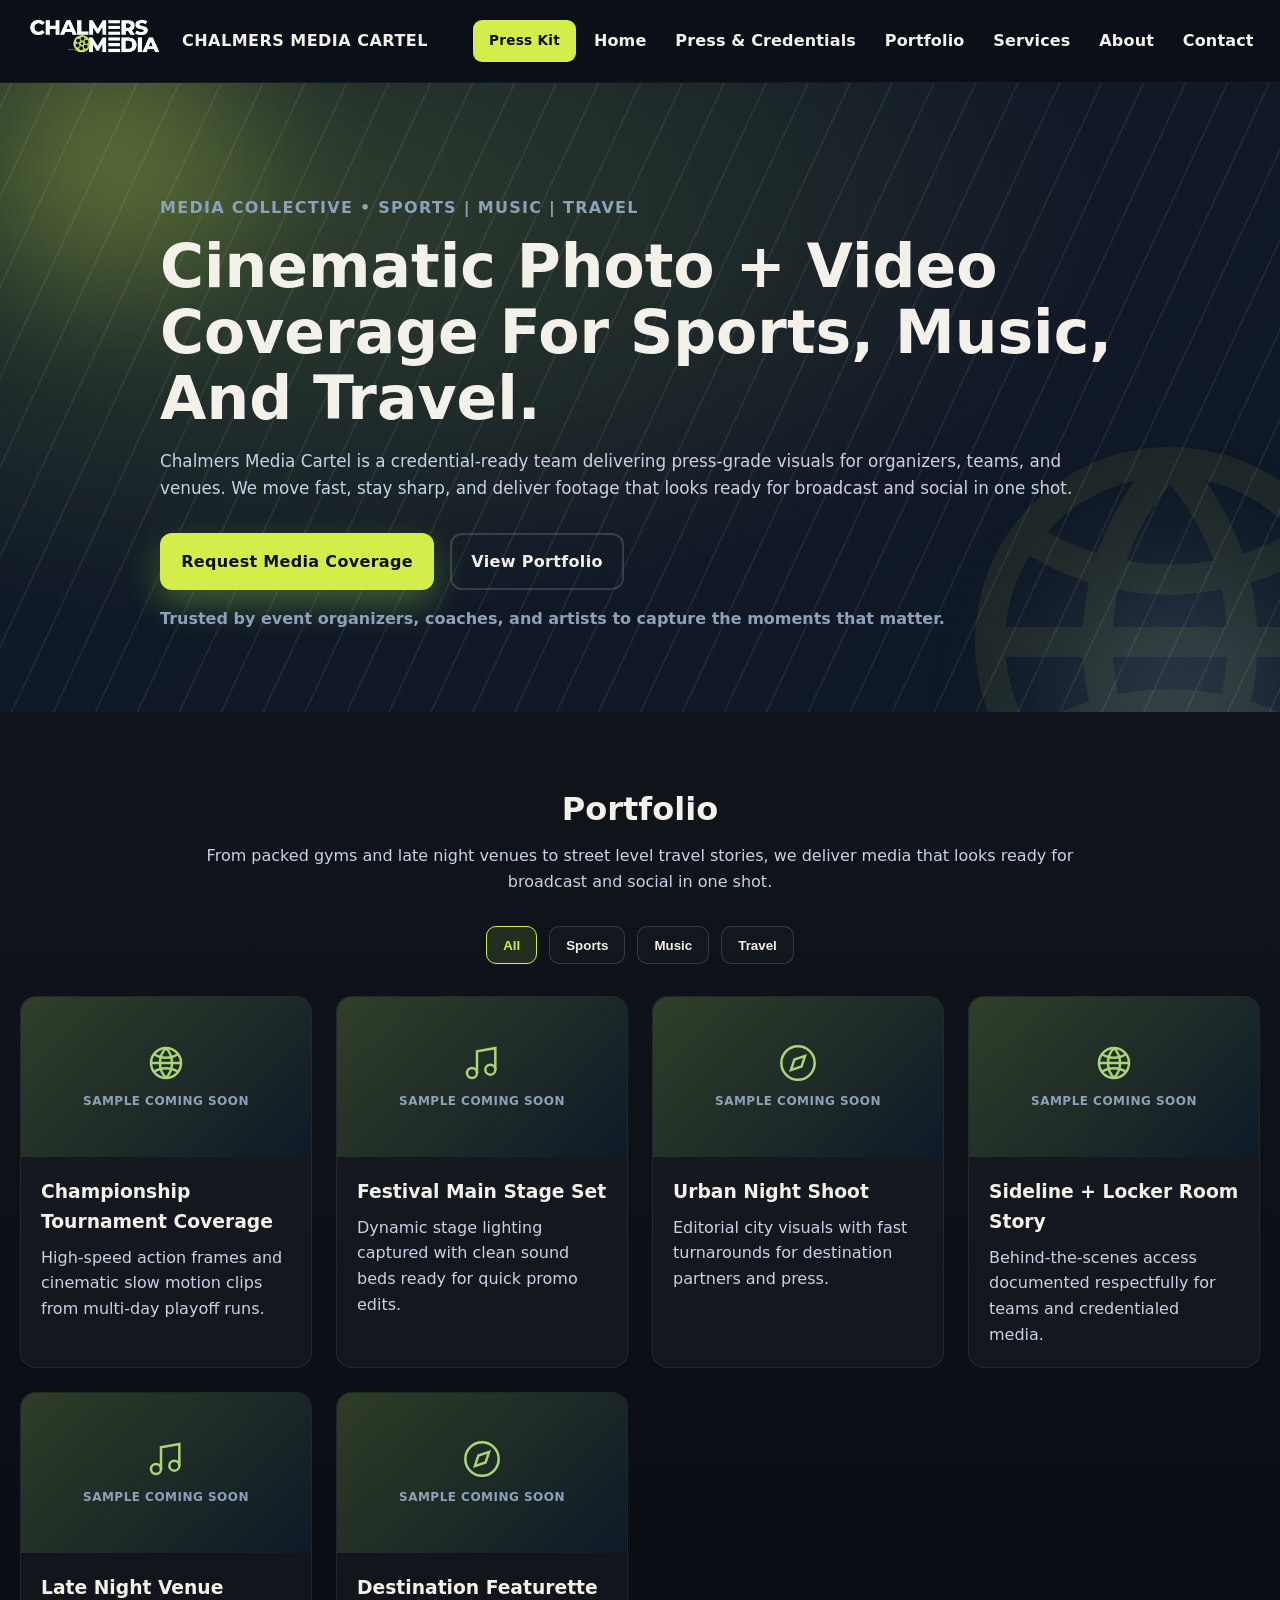
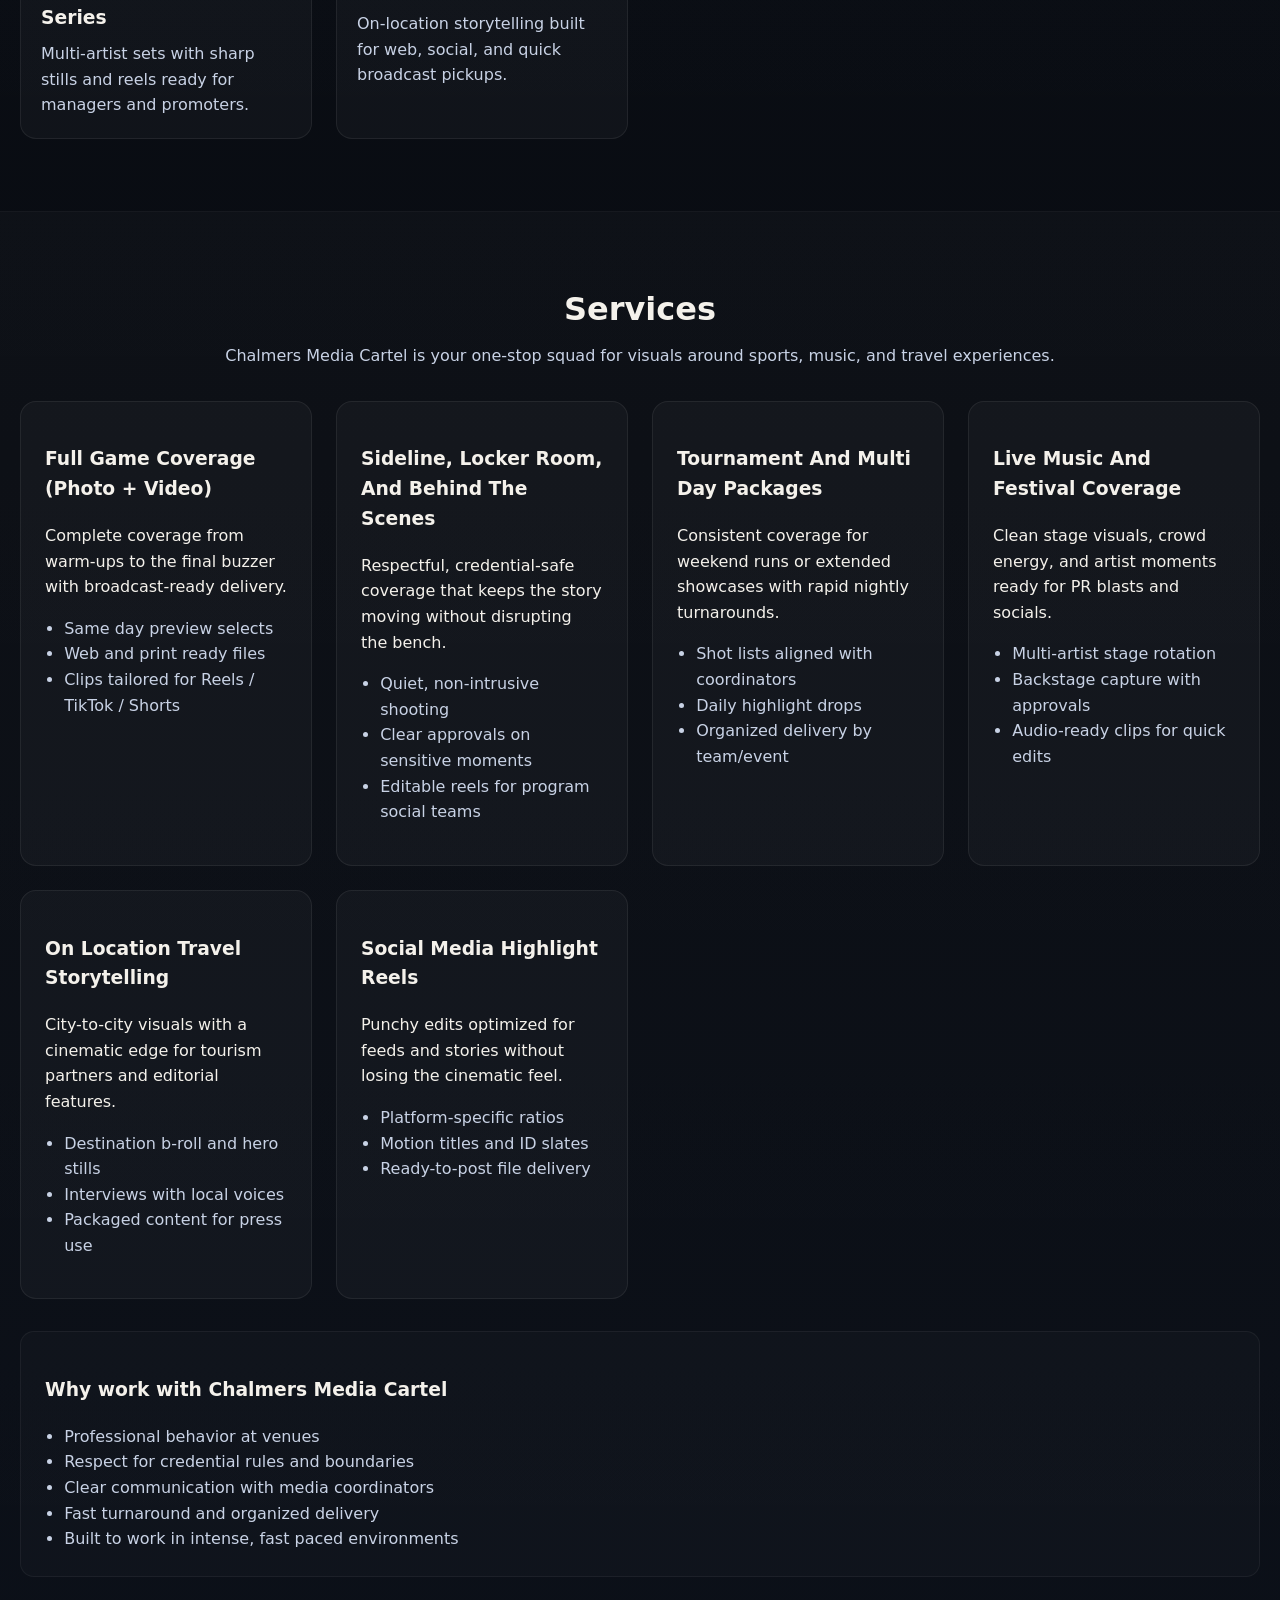
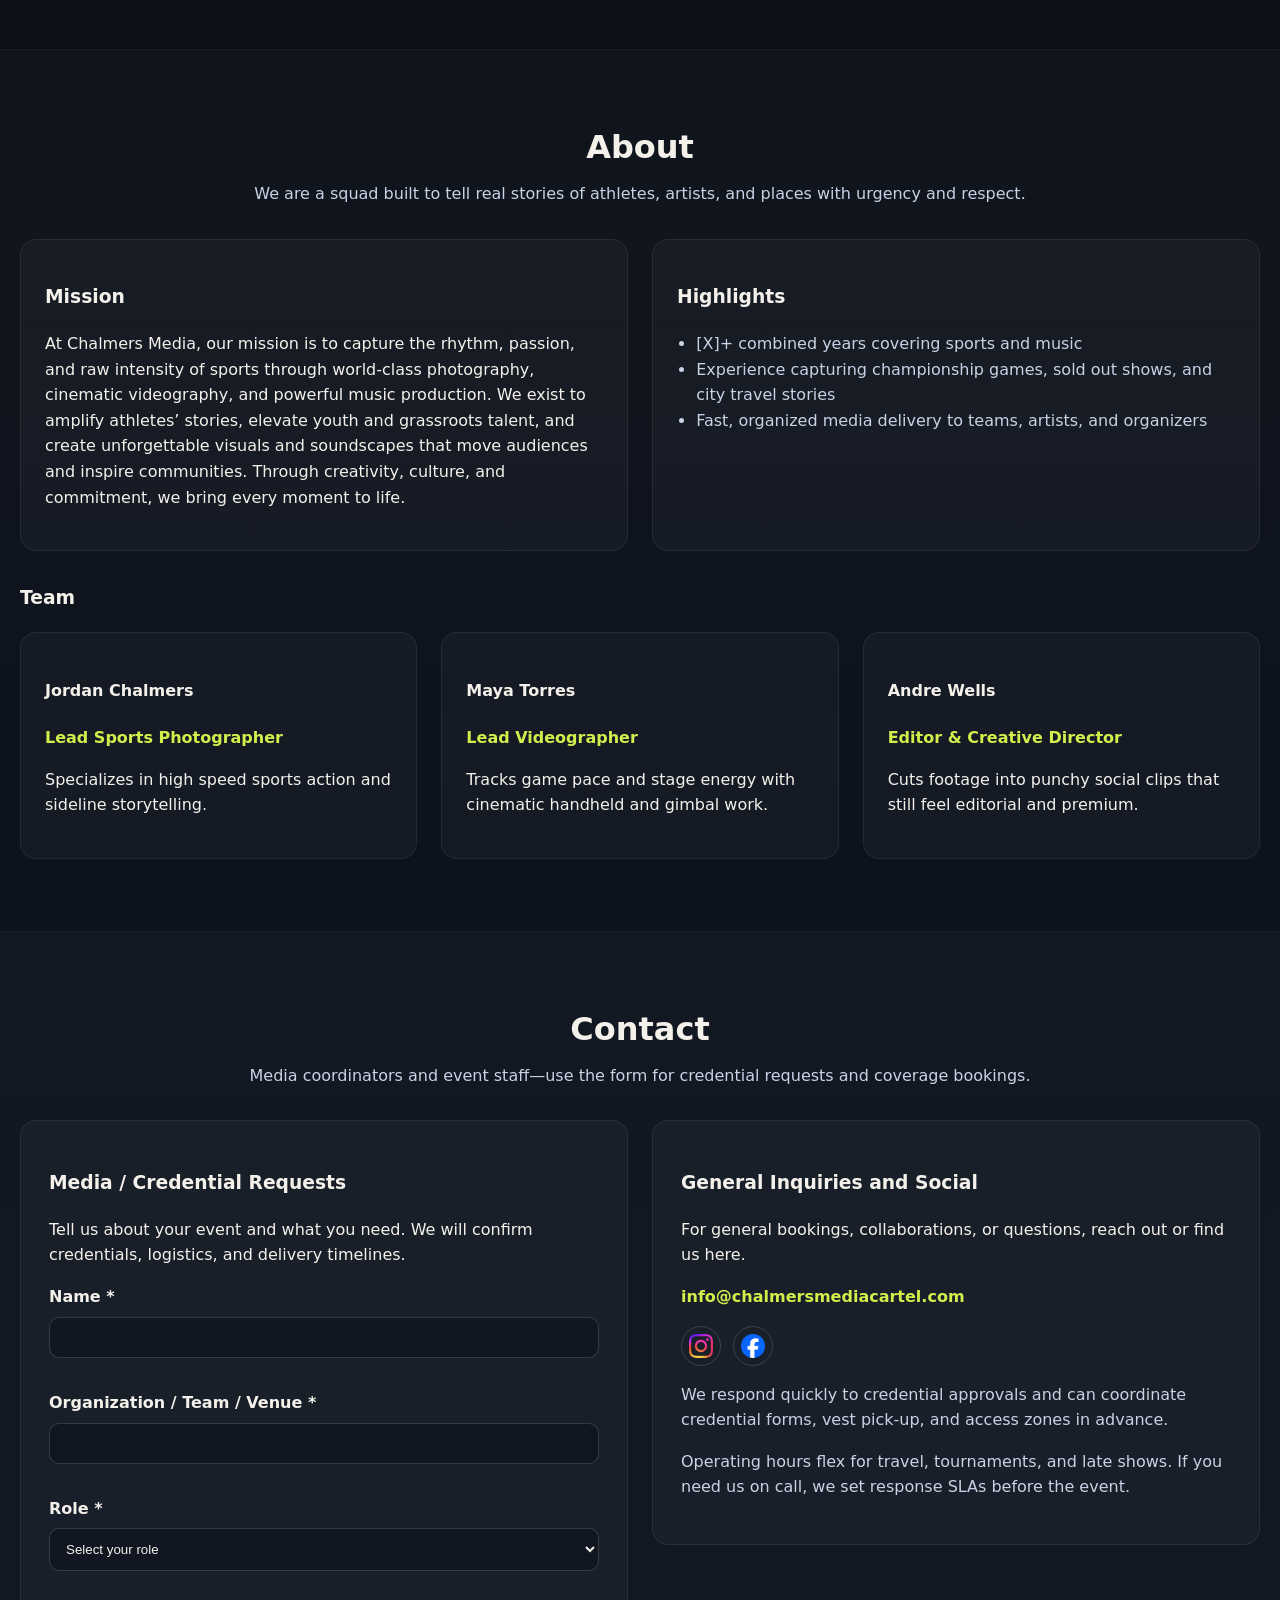
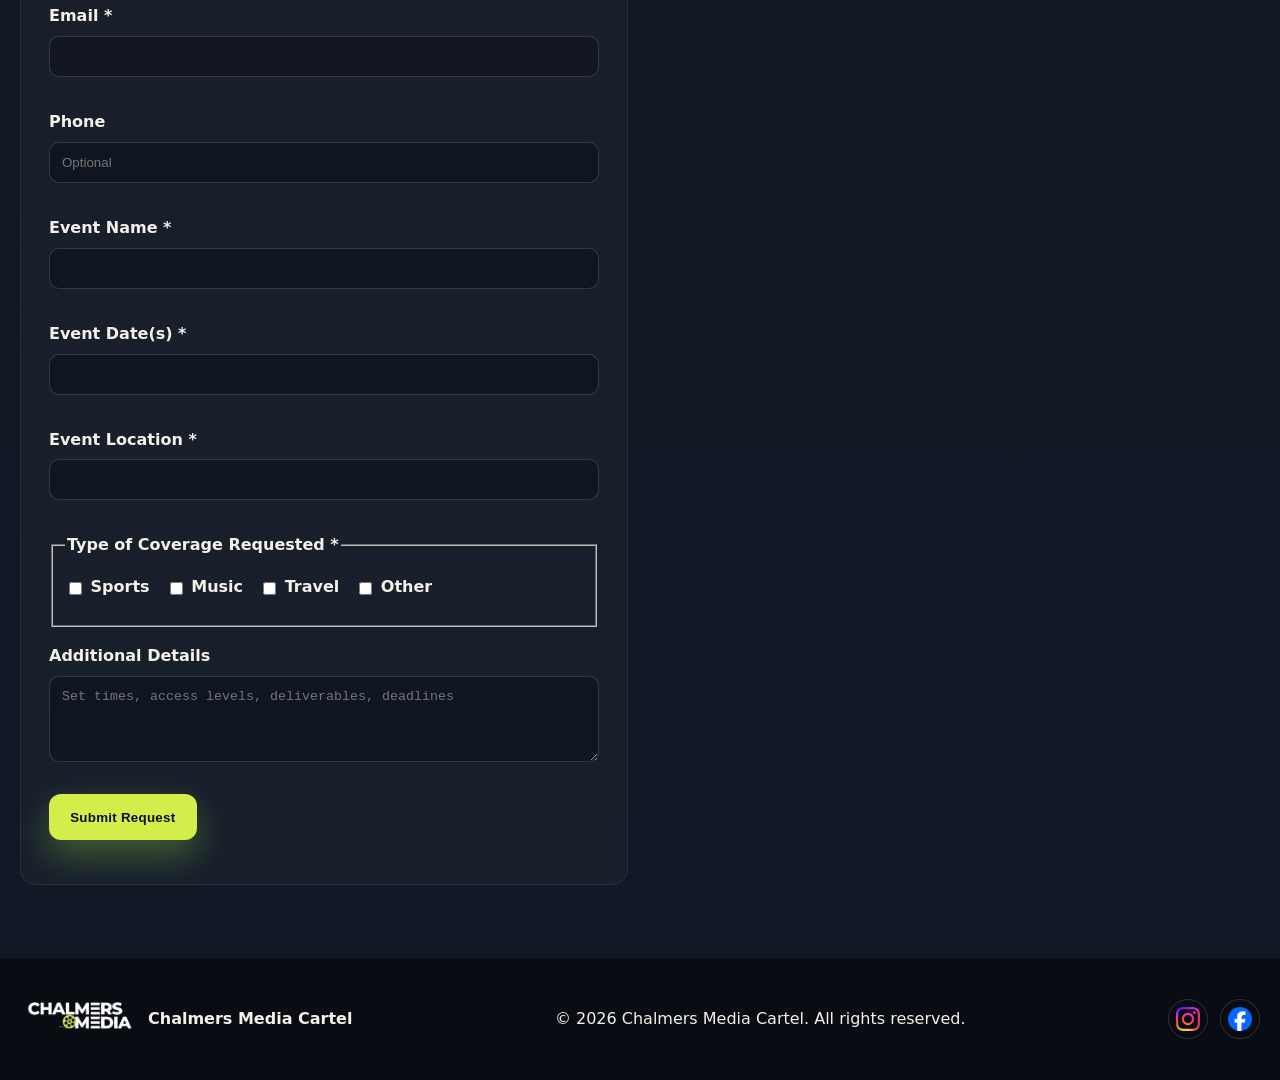
<file: index.html>
<!DOCTYPE html>
<html lang="en">
<head>
  <meta charset="UTF-8">
  <meta name="viewport" content="width=device-width, initial-scale=1.0">
  <title>Chalmers Media Cartel | Press-Ready Photo & Video Collective</title>
  <link rel="stylesheet" href="styles.css">
</head>
<body>
  <svg style="display:none" aria-hidden="true">
    <symbol id="icon-sports" viewBox="0 0 24 24" fill="none" stroke="currentColor" stroke-width="1.5">
      <circle cx="12" cy="12" r="9"/>
      <path d="M3 12h18M12 3a13 13 0 0 1 0 18M12 3a13 13 0 0 0 0 18M4.5 6.5a13 13 0 0 0 15 0M4.5 17.5a13 13 0 0 1 15 0"/>
    </symbol>
    <symbol id="icon-music" viewBox="0 0 24 24" fill="none" stroke="currentColor" stroke-width="1.5">
      <path d="M9 18V5l11-2v13"/>
      <circle cx="6" cy="18" r="3"/>
      <circle cx="17" cy="16" r="3"/>
    </symbol>
    <symbol id="icon-travel" viewBox="0 0 24 24" fill="none" stroke="currentColor" stroke-width="1.5">
      <circle cx="12" cy="12" r="10"/>
      <polygon points="16.24 7.76 14.12 14.12 7.76 16.24 9.88 9.88 16.24 7.76"/>
    </symbol>
  </svg>

  <header class="site-header">
    <div class="logo-wrap">
      <img src="chalmers-media-trans.png" alt="Chalmers Media Cartel logo" class="logo">
      <span class="site-title">Chalmers Media Cartel</span>
    </div>
    <div class="header-actions">
      <a class="button primary small" href="docs/ChalmersMedia_PressKit.pdf" target="_blank" rel="noopener">Press Kit</a>
      <button class="nav-toggle" aria-label="Toggle navigation" aria-expanded="false">
        <span></span>
        <span></span>
        <span></span>
      </button>
      <nav class="site-nav">
        <ul>
          <li><a href="#home">Home</a></li>
          <li><a href="credentials.html">Press &amp; Credentials</a></li>
          <li><a href="#portfolio">Portfolio</a></li>
          <li><a href="#services">Services</a></li>
          <li><a href="#about">About</a></li>
          <li><a href="#contact">Contact</a></li>
        </ul>
      </nav>
    </div>
  </header>

  <main>
    <section id="home" class="hero">
      <div class="hero-bg" aria-hidden="true">
        <span class="hero-glow glow-1"></span>
        <span class="hero-glow glow-2"></span>
        <span class="hero-lines"></span>
        <svg class="hero-sport-graphic"><use href="#icon-sports"></use></svg>
      </div>
      <div class="hero-content">
        <p class="eyebrow">Media collective • Sports | Music | Travel</p>
        <h1>Cinematic Photo + Video Coverage For Sports, Music, And Travel.</h1>
        <p class="subhead">Chalmers Media Cartel is a credential-ready team delivering press-grade visuals for organizers, teams, and venues. We move fast, stay sharp, and deliver footage that looks ready for broadcast and social in one shot.</p>
        <div class="hero-actions">
          <a class="button primary" href="#contact">Request Media Coverage</a>
          <a class="button ghost" href="#portfolio">View Portfolio</a>
        </div>
        <p class="trust-line">Trusted by event organizers, coaches, and artists to capture the moments that matter.</p>
      </div>
    </section>

    <section id="portfolio" class="section">
      <div class="section-header">
        <h2>Portfolio</h2>
        <p>From packed gyms and late night venues to street level travel stories, we deliver media that looks ready for broadcast and social in one shot.</p>
      </div>
      <div class="filters" aria-label="Portfolio filters">
        <button class="filter-button active" data-filter="all" aria-pressed="true">All</button>
        <button class="filter-button" data-filter="sports" aria-pressed="false">Sports</button>
        <button class="filter-button" data-filter="music" aria-pressed="false">Music</button>
        <button class="filter-button" data-filter="travel" aria-pressed="false">Travel</button>
      </div>
      <div class="portfolio-grid">
        <article class="portfolio-item" data-category="sports">
          <div class="placeholder">
            <svg class="placeholder-icon"><use href="#icon-sports"></use></svg>
            <span class="placeholder-label">Sample coming soon</span>
          </div>
          <div class="item-text">
            <h3>Championship Tournament Coverage</h3>
            <p>High-speed action frames and cinematic slow motion clips from multi-day playoff runs.</p>
          </div>
        </article>
        <article class="portfolio-item" data-category="music">
          <div class="placeholder">
            <svg class="placeholder-icon"><use href="#icon-music"></use></svg>
            <span class="placeholder-label">Sample coming soon</span>
          </div>
          <div class="item-text">
            <h3>Festival Main Stage Set</h3>
            <p>Dynamic stage lighting captured with clean sound beds ready for quick promo edits.</p>
          </div>
        </article>
        <article class="portfolio-item" data-category="travel">
          <div class="placeholder">
            <svg class="placeholder-icon"><use href="#icon-travel"></use></svg>
            <span class="placeholder-label">Sample coming soon</span>
          </div>
          <div class="item-text">
            <h3>Urban Night Shoot</h3>
            <p>Editorial city visuals with fast turnarounds for destination partners and press.</p>
          </div>
        </article>
        <article class="portfolio-item" data-category="sports">
          <div class="placeholder">
            <svg class="placeholder-icon"><use href="#icon-sports"></use></svg>
            <span class="placeholder-label">Sample coming soon</span>
          </div>
          <div class="item-text">
            <h3>Sideline + Locker Room Story</h3>
            <p>Behind-the-scenes access documented respectfully for teams and credentialed media.</p>
          </div>
        </article>
        <article class="portfolio-item" data-category="music">
          <div class="placeholder">
            <svg class="placeholder-icon"><use href="#icon-music"></use></svg>
            <span class="placeholder-label">Sample coming soon</span>
          </div>
          <div class="item-text">
            <h3>Late Night Venue Series</h3>
            <p>Multi-artist sets with sharp stills and reels ready for managers and promoters.</p>
          </div>
        </article>
        <article class="portfolio-item" data-category="travel">
          <div class="placeholder">
            <svg class="placeholder-icon"><use href="#icon-travel"></use></svg>
            <span class="placeholder-label">Sample coming soon</span>
          </div>
          <div class="item-text">
            <h3>Destination Featurette</h3>
            <p>On-location storytelling built for web, social, and quick broadcast pickups.</p>
          </div>
        </article>
      </div>
    </section>

    <section id="services" class="section">
      <div class="section-header">
        <h2>Services</h2>
        <p>Chalmers Media Cartel is your one-stop squad for visuals around sports, music, and travel experiences.</p>
      </div>
      <div class="services-grid">
        <article class="service-card">
          <h3>Full Game Coverage (Photo + Video)</h3>
          <p>Complete coverage from warm-ups to the final buzzer with broadcast-ready delivery.</p>
          <ul class="deliverables">
            <li>Same day preview selects</li>
            <li>Web and print ready files</li>
            <li>Clips tailored for Reels / TikTok / Shorts</li>
          </ul>
        </article>
        <article class="service-card">
          <h3>Sideline, Locker Room, And Behind The Scenes</h3>
          <p>Respectful, credential-safe coverage that keeps the story moving without disrupting the bench.</p>
          <ul class="deliverables">
            <li>Quiet, non-intrusive shooting</li>
            <li>Clear approvals on sensitive moments</li>
            <li>Editable reels for program social teams</li>
          </ul>
        </article>
        <article class="service-card">
          <h3>Tournament And Multi Day Packages</h3>
          <p>Consistent coverage for weekend runs or extended showcases with rapid nightly turnarounds.</p>
          <ul class="deliverables">
            <li>Shot lists aligned with coordinators</li>
            <li>Daily highlight drops</li>
            <li>Organized delivery by team/event</li>
          </ul>
        </article>
        <article class="service-card">
          <h3>Live Music And Festival Coverage</h3>
          <p>Clean stage visuals, crowd energy, and artist moments ready for PR blasts and socials.</p>
          <ul class="deliverables">
            <li>Multi-artist stage rotation</li>
            <li>Backstage capture with approvals</li>
            <li>Audio-ready clips for quick edits</li>
          </ul>
        </article>
        <article class="service-card">
          <h3>On Location Travel Storytelling</h3>
          <p>City-to-city visuals with a cinematic edge for tourism partners and editorial features.</p>
          <ul class="deliverables">
            <li>Destination b-roll and hero stills</li>
            <li>Interviews with local voices</li>
            <li>Packaged content for press use</li>
          </ul>
        </article>
        <article class="service-card">
          <h3>Social Media Highlight Reels</h3>
          <p>Punchy edits optimized for feeds and stories without losing the cinematic feel.</p>
          <ul class="deliverables">
            <li>Platform-specific ratios</li>
            <li>Motion titles and ID slates</li>
            <li>Ready-to-post file delivery</li>
          </ul>
        </article>
      </div>
      <div class="why-us">
        <h3>Why work with Chalmers Media Cartel</h3>
        <ul>
          <li>Professional behavior at venues</li>
          <li>Respect for credential rules and boundaries</li>
          <li>Clear communication with media coordinators</li>
          <li>Fast turnaround and organized delivery</li>
          <li>Built to work in intense, fast paced environments</li>
        </ul>
      </div>
    </section>

    <section id="about" class="section">
      <div class="section-header">
        <h2>About</h2>
        <p>We are a squad built to tell real stories of athletes, artists, and places with urgency and respect.</p>
      </div>
      <div class="about-grid">
        <div class="mission">
          <h3>Mission</h3>
          <p>At Chalmers Media, our mission is to capture the rhythm, passion, and raw intensity of sports through world-class photography, cinematic videography, and powerful music production. We exist to amplify athletes’ stories, elevate youth and grassroots talent, and create unforgettable visuals and soundscapes that move audiences and inspire communities. Through creativity, culture, and commitment, we bring every moment to life.</p>
        </div>
        <div class="highlights">
          <h3>Highlights</h3>
          <ul>
            <li>[X]+ combined years covering sports and music</li>
            <li>Experience capturing championship games, sold out shows, and city travel stories</li>
            <li>Fast, organized media delivery to teams, artists, and organizers</li>
          </ul>
        </div>
      </div>
      <div class="team">
        <h3>Team</h3>
        <div class="team-grid">
          <article class="team-card">
            <h4>Jordan Chalmers</h4>
            <p class="role">Lead Sports Photographer</p>
            <p>Specializes in high speed sports action and sideline storytelling.</p>
          </article>
          <article class="team-card">
            <h4>Maya Torres</h4>
            <p class="role">Lead Videographer</p>
            <p>Tracks game pace and stage energy with cinematic handheld and gimbal work.</p>
          </article>
          <article class="team-card">
            <h4>Andre Wells</h4>
            <p class="role">Editor &amp; Creative Director</p>
            <p>Cuts footage into punchy social clips that still feel editorial and premium.</p>
          </article>
        </div>
      </div>
    </section>

    <section id="contact" class="section contact">
      <div class="section-header">
        <h2>Contact</h2>
        <p>Media coordinators and event staff—use the form for credential requests and coverage bookings.</p>
      </div>
      <div class="contact-grid">
        <div class="form-wrap">
          <h3>Media / Credential Requests</h3>
          <p>Tell us about your event and what you need. We will confirm credentials, logistics, and delivery timelines.</p>
          <form id="contact-form" novalidate>
            <div class="form-group">
              <label for="name">Name *</label>
              <input type="text" id="name" name="name" required>
              <small class="error" aria-live="polite"></small>
            </div>
            <div class="form-group">
              <label for="organization">Organization / Team / Venue *</label>
              <input type="text" id="organization" name="organization" required>
              <small class="error" aria-live="polite"></small>
            </div>
            <div class="form-group">
              <label for="role">Role *</label>
              <select id="role" name="role" required>
                <option value="">Select your role</option>
                <option value="Media Coordinator">Media Coordinator</option>
                <option value="Event Director">Event Director</option>
                <option value="Coach / Team Staff">Coach / Team Staff</option>
                <option value="PR / Marketing">PR / Marketing</option>
                <option value="Other">Other</option>
              </select>
              <small class="error" aria-live="polite"></small>
            </div>
            <div class="form-group">
              <label for="email">Email *</label>
              <input type="email" id="email" name="email" required>
              <small class="error" aria-live="polite"></small>
            </div>
            <div class="form-group">
              <label for="phone">Phone</label>
              <input type="tel" id="phone" name="phone" placeholder="Optional">
              <small class="error" aria-live="polite"></small>
            </div>
            <div class="form-group">
              <label for="event-name">Event Name *</label>
              <input type="text" id="event-name" name="event-name" required>
              <small class="error" aria-live="polite"></small>
            </div>
            <div class="form-group">
              <label for="event-date">Event Date(s) *</label>
              <input type="text" id="event-date" name="event-date" required>
              <small class="error" aria-live="polite"></small>
            </div>
            <div class="form-group">
              <label for="event-location">Event Location *</label>
              <input type="text" id="event-location" name="event-location" required>
              <small class="error" aria-live="polite"></small>
            </div>
            <fieldset class="form-group">
              <legend>Type of Coverage Requested *</legend>
              <div class="checkbox-group">
                <label><input type="checkbox" name="coverage" value="Sports"> Sports</label>
                <label><input type="checkbox" name="coverage" value="Music"> Music</label>
                <label><input type="checkbox" name="coverage" value="Travel"> Travel</label>
                <label><input type="checkbox" name="coverage" value="Other"> Other</label>
              </div>
              <small class="error" aria-live="polite"></small>
            </fieldset>
            <div class="form-group">
              <label for="details">Additional Details</label>
              <textarea id="details" name="details" rows="4" placeholder="Set times, access levels, deliverables, deadlines"></textarea>
              <small class="error" aria-live="polite"></small>
            </div>
            <button type="submit" class="button primary">Submit Request</button>
            <p class="form-message" role="status"></p>
          </form>
        </div>
        <div class="contact-info">
          <h3>General Inquiries and Social</h3>
          <p>For general bookings, collaborations, or questions, reach out or find us here.</p>
          <p class="email">info@chalmersmediacartel.com</p>
          <!-- Update with real contact email -->
          <div class="social-links">
            <a href="https://instagram.com/ChalmersMediaCartel" aria-label="Instagram" target="_blank" rel="noopener">
              <img src="instagram-logo.svg" alt="Instagram logo">
            </a>
            <a href="https://facebook.com/ChalmersMedia" aria-label="Facebook" target="_blank" rel="noopener">
              <img src="facebook-logo.png" alt="Facebook logo">
            </a>
          </div>
          <div class="contact-notes">
            <p>We respond quickly to credential approvals and can coordinate credential forms, vest pick-up, and access zones in advance.</p>
            <p>Operating hours flex for travel, tournaments, and late shows. If you need us on call, we set response SLAs before the event.</p>
          </div>
        </div>
      </div>
    </section>
  </main>

  <footer class="footer">
    <div class="footer-brand">
      <img src="chalmers-media-trans.png" alt="Chalmers Media Cartel logo small" class="logo small">
      <span>Chalmers Media Cartel</span>
    </div>
    <p class="copyright">&copy; <span id="year"></span> Chalmers Media Cartel. All rights reserved.</p>
    <div class="social-links">
      <a href="https://instagram.com/ChalmersMediaCartel" aria-label="Instagram" target="_blank" rel="noopener">
        <img src="instagram-logo.svg" alt="Instagram logo">
      </a>
      <a href="https://facebook.com/ChalmersMedia" aria-label="Facebook" target="_blank" rel="noopener">
        <img src="facebook-logo.png" alt="Facebook logo">
      </a>
    </div>
  </footer>

  <script src="main.js"></script>
</body>
</html>
</file>
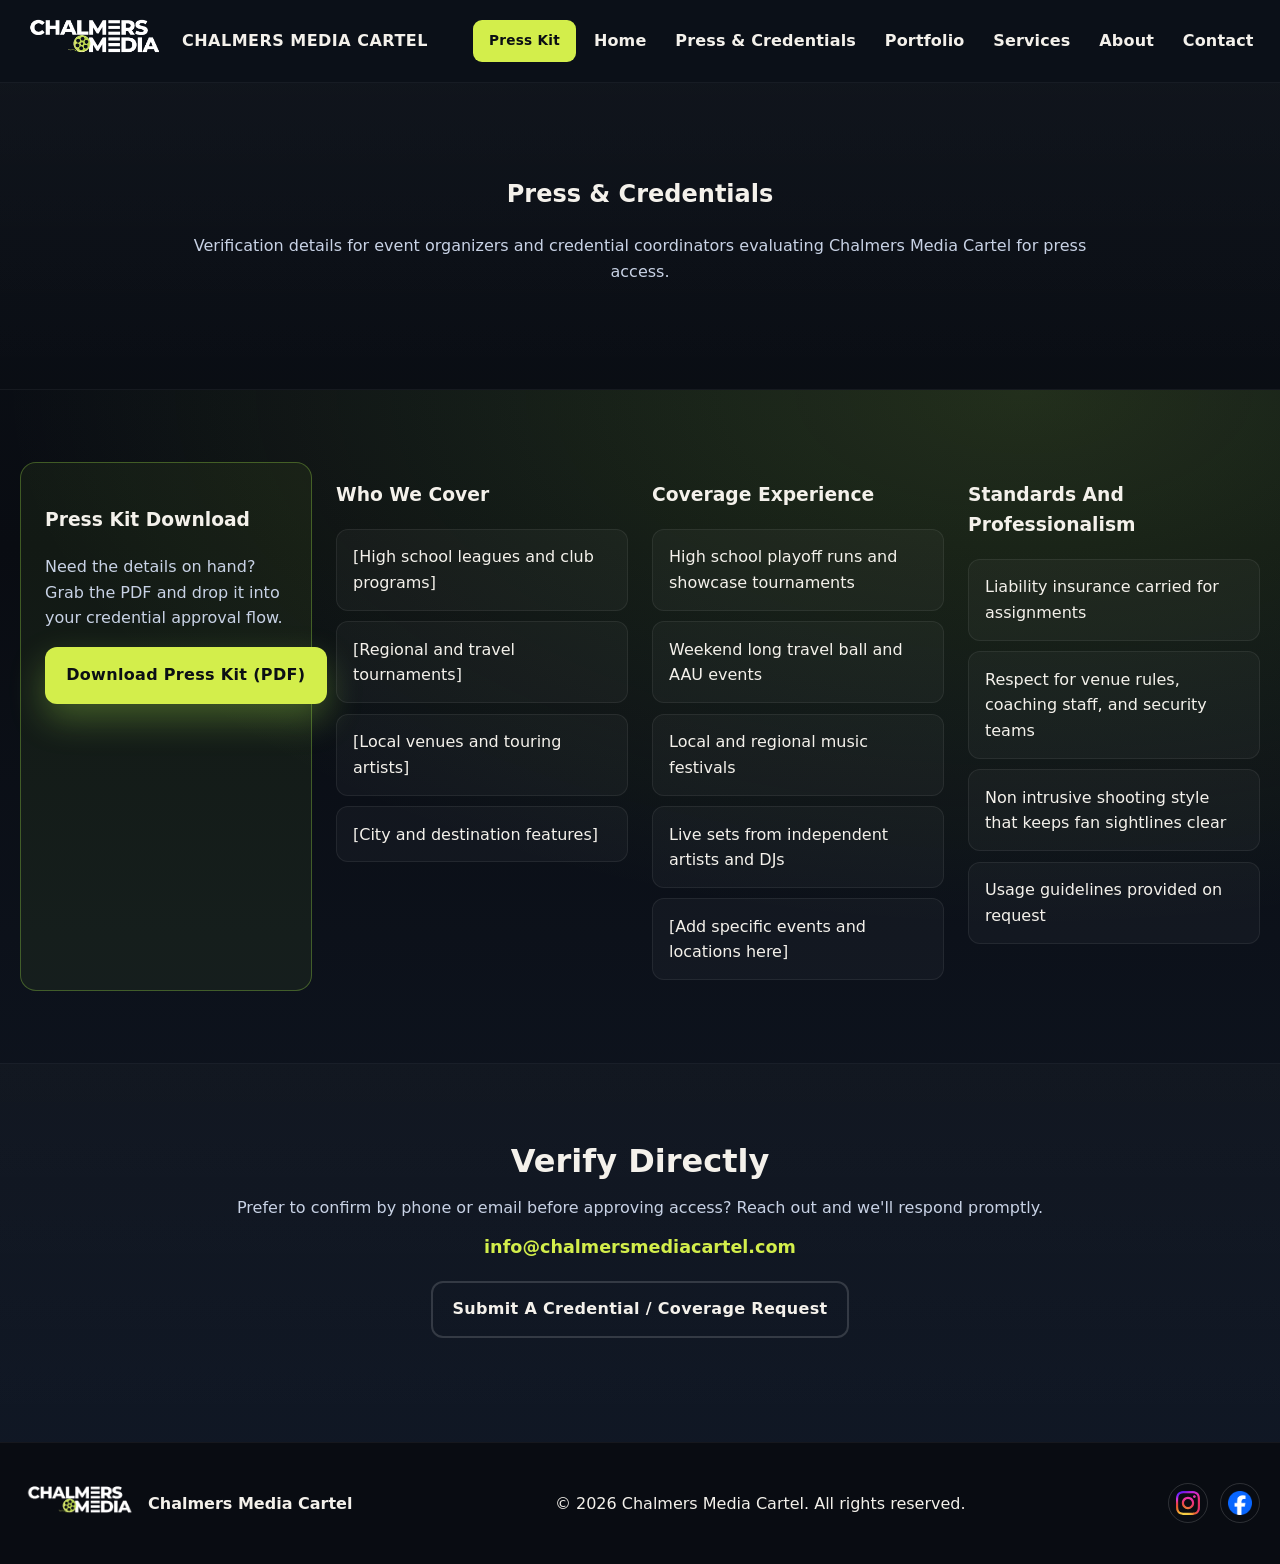
<file: credentials.html>
<!DOCTYPE html>
<html lang="en">
<head>
  <meta charset="UTF-8">
  <meta name="viewport" content="width=device-width, initial-scale=1.0">
  <title>Press & Credentials | Chalmers Media Cartel</title>
  <meta name="description" content="Verify Chalmers Media Cartel's credentials, insurance, and coverage history before granting press access.">
  <link rel="stylesheet" href="styles.css">
</head>
<body>
  <header class="site-header">
    <div class="logo-wrap">
      <img src="chalmers-media-trans.png" alt="Chalmers Media Cartel logo" class="logo">
      <span class="site-title">Chalmers Media Cartel</span>
    </div>
    <div class="header-actions">
      <a class="button primary small" href="docs/ChalmersMedia_PressKit.pdf" target="_blank" rel="noopener">Press Kit</a>
      <button class="nav-toggle" aria-label="Toggle navigation" aria-expanded="false">
        <span></span>
        <span></span>
        <span></span>
      </button>
      <nav class="site-nav">
        <ul>
          <li><a href="index.html#home">Home</a></li>
          <li><a href="credentials.html">Press &amp; Credentials</a></li>
          <li><a href="index.html#portfolio">Portfolio</a></li>
          <li><a href="index.html#services">Services</a></li>
          <li><a href="index.html#about">About</a></li>
          <li><a href="index.html#contact">Contact</a></li>
        </ul>
      </nav>
    </div>
  </header>

  <main>
    <section class="section">
      <div class="section-header">
        <h1>Press &amp; Credentials</h1>
        <p>Verification details for event organizers and credential coordinators evaluating Chalmers Media Cartel for press access.</p>
      </div>
    </section>

    <section class="section press">
      <div class="press-grid">
        <div class="press-kit">
          <h3>Press Kit Download</h3>
          <p>Need the details on hand? Grab the PDF and drop it into your credential approval flow.</p>
          <a class="button primary" href="docs/ChalmersMedia_PressKit.pdf" target="_blank" rel="noopener">Download Press Kit (PDF)</a>
        </div>
        <div>
          <h3>Who We Cover</h3>
          <ul class="tag-list">
            <li>[High school leagues and club programs]</li>
            <li>[Regional and travel tournaments]</li>
            <li>[Local venues and touring artists]</li>
            <li>[City and destination features]</li>
            <!-- Add real client or league names here -->
          </ul>
        </div>
        <div>
          <h3>Coverage Experience</h3>
          <ul class="bullet-list">
            <li>High school playoff runs and showcase tournaments</li>
            <li>Weekend long travel ball and AAU events</li>
            <li>Local and regional music festivals</li>
            <li>Live sets from independent artists and DJs</li>
            <li>[Add specific events and locations here]</li>
          </ul>
        </div>
        <div>
          <h3>Standards And Professionalism</h3>
          <ul class="bullet-list">
            <li>Liability insurance carried for assignments <!-- Update with carrier and coverage details --></li>
            <li>Respect for venue rules, coaching staff, and security teams</li>
            <li>Non intrusive shooting style that keeps fan sightlines clear</li>
            <li>Usage guidelines provided on request</li>
          </ul>
        </div>
      </div>
    </section>

    <section class="section">
      <div class="section-header">
        <h2>Verify Directly</h2>
        <p>Prefer to confirm by phone or email before approving access? Reach out and we'll respond promptly.</p>
        <p class="email">info@chalmersmediacartel.com</p>
        <!-- Update with real contact email -->
        <a class="button ghost" href="index.html#contact">Submit A Credential / Coverage Request</a>
      </div>
    </section>
  </main>

  <footer class="footer">
    <div class="footer-brand">
      <img src="chalmers-media-trans.png" alt="Chalmers Media Cartel logo small" class="logo small">
      <span>Chalmers Media Cartel</span>
    </div>
    <p class="copyright">&copy; <span id="year"></span> Chalmers Media Cartel. All rights reserved.</p>
    <div class="social-links">
      <a href="https://instagram.com/ChalmersMediaCartel" aria-label="Instagram" target="_blank" rel="noopener">
        <img src="instagram-logo.svg" alt="Instagram logo">
      </a>
      <a href="https://facebook.com/ChalmersMedia" aria-label="Facebook" target="_blank" rel="noopener">
        <img src="facebook-logo.png" alt="Facebook logo">
      </a>
    </div>
  </footer>

  <script src="main.js"></script>
</body>
</html>
</file>
<file: styles.css>
:root {
  --color-bg: #0c1119;
  --color-bg-alt: #111927;
  --color-text: #f4f1eb;
  --color-accent: #d3ee4b;
  --color-accent-soft: #c4f386;
  --color-muted: #8da1ba;
  --font-base: 'Inter', 'Segoe UI', system-ui, -apple-system, sans-serif;
}

* {
  box-sizing: border-box;
}

body {
  margin: 0;
  font-family: var(--font-base);
  background: linear-gradient(180deg, var(--color-bg) 0%, #090c12 35%, var(--color-bg-alt) 100%);
  color: var(--color-text);
  line-height: 1.6;
  min-height: 100vh;
  scroll-behavior: smooth;
}

a {
  color: var(--color-accent);
  text-decoration: none;
}

a:hover,
a:focus-visible {
  color: var(--color-accent-soft);
}

.site-header {
  position: sticky;
  top: 0;
  z-index: 1000;
  display: flex;
  align-items: center;
  justify-content: space-between;
  padding: 0.75rem 1.25rem;
  background: rgba(12, 17, 25, 0.95);
  backdrop-filter: blur(10px);
  border-bottom: 1px solid rgba(255, 255, 255, 0.05);
}

.logo-wrap {
  display: flex;
  align-items: center;
  gap: 0.75rem;
  font-weight: 700;
  letter-spacing: 0.03em;
}

.header-actions {
  display: flex;
  align-items: center;
  gap: 0.75rem;
}

.logo {
  width: 150px;
  height: auto;
}

.logo.small {
  width: 120px;
}

.site-title {
  font-size: 1rem;
  text-transform: uppercase;
}

.site-nav ul {
  display: flex;
  gap: 1rem;
  list-style: none;
  margin: 0;
  padding: 0;
}

.site-nav a {
  color: var(--color-text);
  font-weight: 600;
  letter-spacing: 0.01em;
  padding: 0.5rem 0.4rem;
  border-radius: 6px;
  transition: color 0.2s ease, background 0.2s ease;
}

.site-nav a:hover,
.site-nav a:focus-visible {
  background: rgba(255, 255, 255, 0.08);
}

.nav-toggle {
  display: none;
  flex-direction: column;
  justify-content: space-between;
  width: 42px;
  height: 32px;
  background: none;
  border: 1px solid rgba(255, 255, 255, 0.15);
  border-radius: 8px;
  padding: 6px 8px;
  cursor: pointer;
}

.nav-toggle span {
  display: block;
  height: 3px;
  background: var(--color-text);
  border-radius: 999px;
}

.hero {
  position: relative;
  overflow: hidden;
  padding: 6rem 1.25rem 4rem;
  background: radial-gradient(120% 120% at 20% 20%, rgba(194, 238, 75, 0.18) 0%, rgba(14, 26, 41, 0) 55%),
    linear-gradient(140deg, rgba(14, 26, 41, 0.9) 0%, rgba(17, 25, 39, 0.95) 60%, rgba(14, 26, 41, 0.8) 100%);
}

.hero-bg {
  position: absolute;
  inset: 0;
  z-index: 0;
  pointer-events: none;
}

.hero-glow {
  position: absolute;
  display: block;
  border-radius: 50%;
  filter: blur(50px);
}

.glow-1 {
  width: 420px;
  height: 420px;
  top: -140px;
  left: -100px;
  background: radial-gradient(circle, rgba(211, 238, 75, 0.35), transparent 70%);
  animation: drift-1 18s ease-in-out infinite alternate;
}

.glow-2 {
  width: 360px;
  height: 360px;
  bottom: -160px;
  right: -80px;
  background: radial-gradient(circle, rgba(141, 161, 186, 0.3), transparent 70%);
  animation: drift-2 22s ease-in-out infinite alternate;
}

.hero-lines {
  position: absolute;
  inset: -10% -10%;
  background-image: repeating-linear-gradient(115deg, rgba(255, 255, 255, 0.06) 0px, rgba(255, 255, 255, 0.06) 2px, transparent 2px, transparent 38px);
  animation: pan-lines 14s linear infinite;
}

.hero-sport-graphic {
  position: absolute;
  width: 480px;
  height: 480px;
  right: -130px;
  bottom: -170px;
  color: var(--color-accent);
  opacity: 0.07;
}

@keyframes drift-1 {
  from { transform: translate(0, 0); }
  to { transform: translate(40px, 30px); }
}

@keyframes drift-2 {
  from { transform: translate(0, 0); }
  to { transform: translate(-30px, -25px); }
}

@keyframes pan-lines {
  from { background-position: 0 0; }
  to { background-position: 200px 0; }
}

@media (prefers-reduced-motion: reduce) {
  .hero-glow,
  .hero-lines {
    animation: none;
  }
}

.hero-content {
  position: relative;
  z-index: 1;
  max-width: 960px;
  margin: 0 auto;
}

.eyebrow {
  text-transform: uppercase;
  letter-spacing: 0.08em;
  font-weight: 700;
  color: var(--color-muted);
  margin-bottom: 0.75rem;
}

.hero h1 {
  font-size: clamp(2.25rem, 4vw + 1rem, 3.75rem);
  margin: 0 0 1rem;
  line-height: 1.1;
}

.subhead {
  color: #c8d2e5;
  font-size: 1.05rem;
  margin-bottom: 2rem;
}

.hero-actions {
  display: flex;
  flex-wrap: wrap;
  gap: 1rem;
  align-items: center;
}

.button {
  display: inline-flex;
  align-items: center;
  justify-content: center;
  padding: 0.85rem 1.2rem;
  border-radius: 12px;
  font-weight: 700;
  letter-spacing: 0.02em;
  white-space: nowrap;
  border: 2px solid transparent;
  transition: transform 0.2s ease, box-shadow 0.2s ease, background 0.2s ease, color 0.2s ease;
}

.button.primary {
  background: var(--color-accent);
  color: #0b0f14;
  box-shadow: 0 15px 35px rgba(170, 238, 75, 0.3);
}

.button.small {
  padding: 0.5rem 0.85rem;
  border-radius: 9px;
  font-size: 0.85rem;
  box-shadow: none;
}

.button.primary:hover,
.button.primary:focus-visible {
  background: var(--color-accent-soft);
  transform: translateY(-1px);
}

.button.ghost {
  border-color: rgba(255, 255, 255, 0.15);
  color: var(--color-text);
}

.button.ghost:hover,
.button.ghost:focus-visible {
  border-color: var(--color-accent);
  color: var(--color-accent);
}

.trust-line {
  margin-top: 1rem;
  color: var(--color-muted);
  font-weight: 600;
}

.section {
  padding: 4.5rem 1.25rem;
  background: linear-gradient(180deg, rgba(255, 255, 255, 0.02) 0%, rgba(255, 255, 255, 0) 100%);
}

.section + .section {
  border-top: 1px solid rgba(255, 255, 255, 0.05);
}

.section-header {
  max-width: 900px;
  margin: 0 auto 2rem;
  text-align: center;
}

.section-header h2 {
  font-size: 2rem;
  margin: 0 0 0.5rem;
}

.section-header p {
  color: #c8d2e5;
  margin: 0;
}

.filters {
  display: flex;
  gap: 0.75rem;
  justify-content: center;
  flex-wrap: wrap;
  margin-bottom: 2rem;
}

.filter-button {
  padding: 0.65rem 1rem;
  border-radius: 10px;
  border: 1px solid rgba(255, 255, 255, 0.15);
  background: rgba(255, 255, 255, 0.02);
  color: var(--color-text);
  cursor: pointer;
  font-weight: 700;
  transition: all 0.2s ease;
}

.filter-button:hover,
.filter-button:focus-visible {
  border-color: var(--color-accent);
  color: var(--color-accent);
}

.filter-button.active {
  background: rgba(170, 238, 75, 0.12);
  border-color: var(--color-accent);
  color: var(--color-accent);
}

.portfolio-grid {
  display: grid;
  grid-template-columns: repeat(auto-fit, minmax(240px, 1fr));
  gap: 1.5rem;
}

.portfolio-item {
  background: rgba(255, 255, 255, 0.03);
  border: 1px solid rgba(255, 255, 255, 0.07);
  border-radius: 16px;
  overflow: hidden;
  display: flex;
  flex-direction: column;
  min-height: 280px;
  transition: transform 0.2s ease, border-color 0.2s ease;
}

.portfolio-item:hover {
  transform: translateY(-4px);
  border-color: rgba(170, 238, 75, 0.4);
}

.placeholder {
  background: linear-gradient(135deg, rgba(170, 238, 75, 0.18), rgba(14, 26, 41, 0.9));
  height: 160px;
  display: flex;
  flex-direction: column;
  align-items: center;
  justify-content: center;
  gap: 0.6rem;
  color: var(--color-accent-soft);
}

.placeholder-icon {
  width: 40px;
  height: 40px;
  opacity: 0.85;
}

.placeholder-label {
  font-size: 0.75rem;
  font-weight: 600;
  letter-spacing: 0.04em;
  text-transform: uppercase;
  color: var(--color-muted);
}

.item-text {
  padding: 1.25rem;
  flex: 1;
}

.item-text h3 {
  margin: 0 0 0.5rem;
}

.item-text p {
  margin: 0;
  color: #c8d2e5;
}

.services-grid,
.team-grid,
.press-grid,
.contact-grid,
.about-grid {
  display: grid;
  gap: 1.5rem;
}

.services-grid {
  grid-template-columns: repeat(auto-fit, minmax(260px, 1fr));
}

.service-card,
.team-card,
.press-kit {
  background: rgba(255, 255, 255, 0.03);
  border: 1px solid rgba(255, 255, 255, 0.07);
  border-radius: 16px;
  padding: 1.5rem;
  transition: border-color 0.2s ease, transform 0.2s ease;
}

.service-card:hover,
.team-card:hover,
.press-kit:hover {
  border-color: rgba(170, 238, 75, 0.4);
  transform: translateY(-2px);
}

.press-kit {
  border-color: rgba(170, 238, 75, 0.3);
  background: rgba(170, 238, 75, 0.06);
}

.deliverables {
  padding-left: 1.2rem;
  color: #c8d2e5;
}

.why-us {
  margin-top: 2rem;
  background: rgba(255, 255, 255, 0.02);
  border: 1px solid rgba(255, 255, 255, 0.05);
  border-radius: 14px;
  padding: 1.5rem;
}

.why-us ul {
  margin: 0.75rem 0 0;
  padding-left: 1.2rem;
  color: #c8d2e5;
}

.press {
  background: radial-gradient(80% 80% at 80% 0%, rgba(170, 238, 75, 0.15), rgba(17, 25, 39, 0));
}

.press-grid {
  grid-template-columns: repeat(auto-fit, minmax(240px, 1fr));
}

.tag-list,
.bullet-list {
  list-style: none;
  padding: 0;
  margin: 0;
}

.tag-list li,
.bullet-list li {
  background: rgba(255, 255, 255, 0.03);
  border: 1px solid rgba(255, 255, 255, 0.07);
  border-radius: 12px;
  padding: 0.9rem 1rem;
  margin-bottom: 0.65rem;
}

.press-kit p {
  color: #c8d2e5;
}

.about-grid {
  grid-template-columns: repeat(auto-fit, minmax(260px, 1fr));
}

.mission,
.highlights {
  background: rgba(255, 255, 255, 0.03);
  border: 1px solid rgba(255, 255, 255, 0.07);
  border-radius: 16px;
  padding: 1.5rem;
}

.highlights ul {
  margin: 0.75rem 0 0;
  padding-left: 1.2rem;
  color: #c8d2e5;
}

.team {
  margin-top: 2rem;
}

.team-grid {
  grid-template-columns: repeat(auto-fit, minmax(220px, 1fr));
}

.team-card .role {
  color: var(--color-accent);
  font-weight: 700;
  margin-top: 0.25rem;
}

.contact-grid {
  grid-template-columns: repeat(auto-fit, minmax(280px, 1fr));
  align-items: start;
}

.form-wrap,
.contact-info {
  background: rgba(255, 255, 255, 0.03);
  border: 1px solid rgba(255, 255, 255, 0.07);
  border-radius: 16px;
  padding: 1.75rem;
}

.form-group {
  display: flex;
  flex-direction: column;
  margin-bottom: 1rem;
}

.form-group label,
fieldset legend {
  font-weight: 700;
}

input,
select,
textarea {
  margin-top: 0.45rem;
  padding: 0.75rem;
  border-radius: 10px;
  border: 1px solid rgba(255, 255, 255, 0.15);
  background: rgba(15, 21, 32, 0.8);
  color: var(--color-text);
}

input:focus-visible,
select:focus-visible,
textarea:focus-visible {
  outline: 2px solid var(--color-accent);
  border-color: var(--color-accent);
}

.checkbox-group {
  display: flex;
  flex-wrap: wrap;
  gap: 1rem;
  margin-top: 0.65rem;
}

.checkbox-group label {
  display: flex;
  align-items: center;
  gap: 0.35rem;
}

.error {
  color: #ffb0b0;
  min-height: 1rem;
}

.form-message {
  margin-top: 0.75rem;
  font-weight: 700;
}

.contact-info .email,
.section-header .email {
  font-weight: 700;
  color: var(--color-accent);
}

.section-header .email {
  font-size: 1.1rem;
  margin: 0.75rem 0 1.25rem;
}

.social-links {
  display: flex;
  gap: 0.75rem;
  margin: 1rem 0;
}

.social-links a {
  display: inline-flex;
  align-items: center;
  justify-content: center;
  width: 40px;
  height: 40px;
  border-radius: 50%;
  border: 1px solid rgba(255, 255, 255, 0.15);
  color: var(--color-text);
  transition: border-color 0.2s ease, color 0.2s ease, transform 0.2s ease;
}

.social-links a img {
  width: 24px;
  height: 24px;
  display: block;
}

.social-links a:hover,
.social-links a:focus-visible {
  border-color: var(--color-accent);
  color: var(--color-accent);
  transform: translateY(-2px);
}

.contact-notes p {
  color: #c8d2e5;
}

.footer {
  padding: 2rem 1.25rem;
  background: #090c12;
  border-top: 1px solid rgba(255, 255, 255, 0.05);
  display: flex;
  flex-wrap: wrap;
  align-items: center;
  gap: 1rem;
  justify-content: space-between;
}

.footer .social-links {
  margin: 0;
}

.footer-brand {
  display: flex;
  align-items: center;
  gap: 0.5rem;
  font-weight: 700;
}

@media (max-width: 900px) {
  .hero {
    padding-top: 5rem;
  }

  .hero-sport-graphic {
    width: 320px;
    height: 320px;
  }

  .glow-1,
  .glow-2 {
    width: 260px;
    height: 260px;
  }
}

@media (max-width: 768px) {
  .site-nav {
    position: absolute;
    top: 72px;
    right: 1.25rem;
    background: rgba(12, 17, 25, 0.98);
    border: 1px solid rgba(255, 255, 255, 0.1);
    border-radius: 12px;
    padding: 0.75rem 1rem;
    box-shadow: 0 10px 30px rgba(0, 0, 0, 0.3);
    display: none;
  }

  .site-nav.open {
    display: block;
  }

  .site-nav ul {
    flex-direction: column;
    gap: 0.5rem;
  }

  .nav-toggle {
    display: flex;
  }

  .site-nav a {
    display: block;
  }

  .footer {
    flex-direction: column;
    align-items: flex-start;
  }
}

@media (max-width: 520px) {
  .site-title {
    display: none;
  }

  .logo {
    width: 120px;
  }
}
</file>
